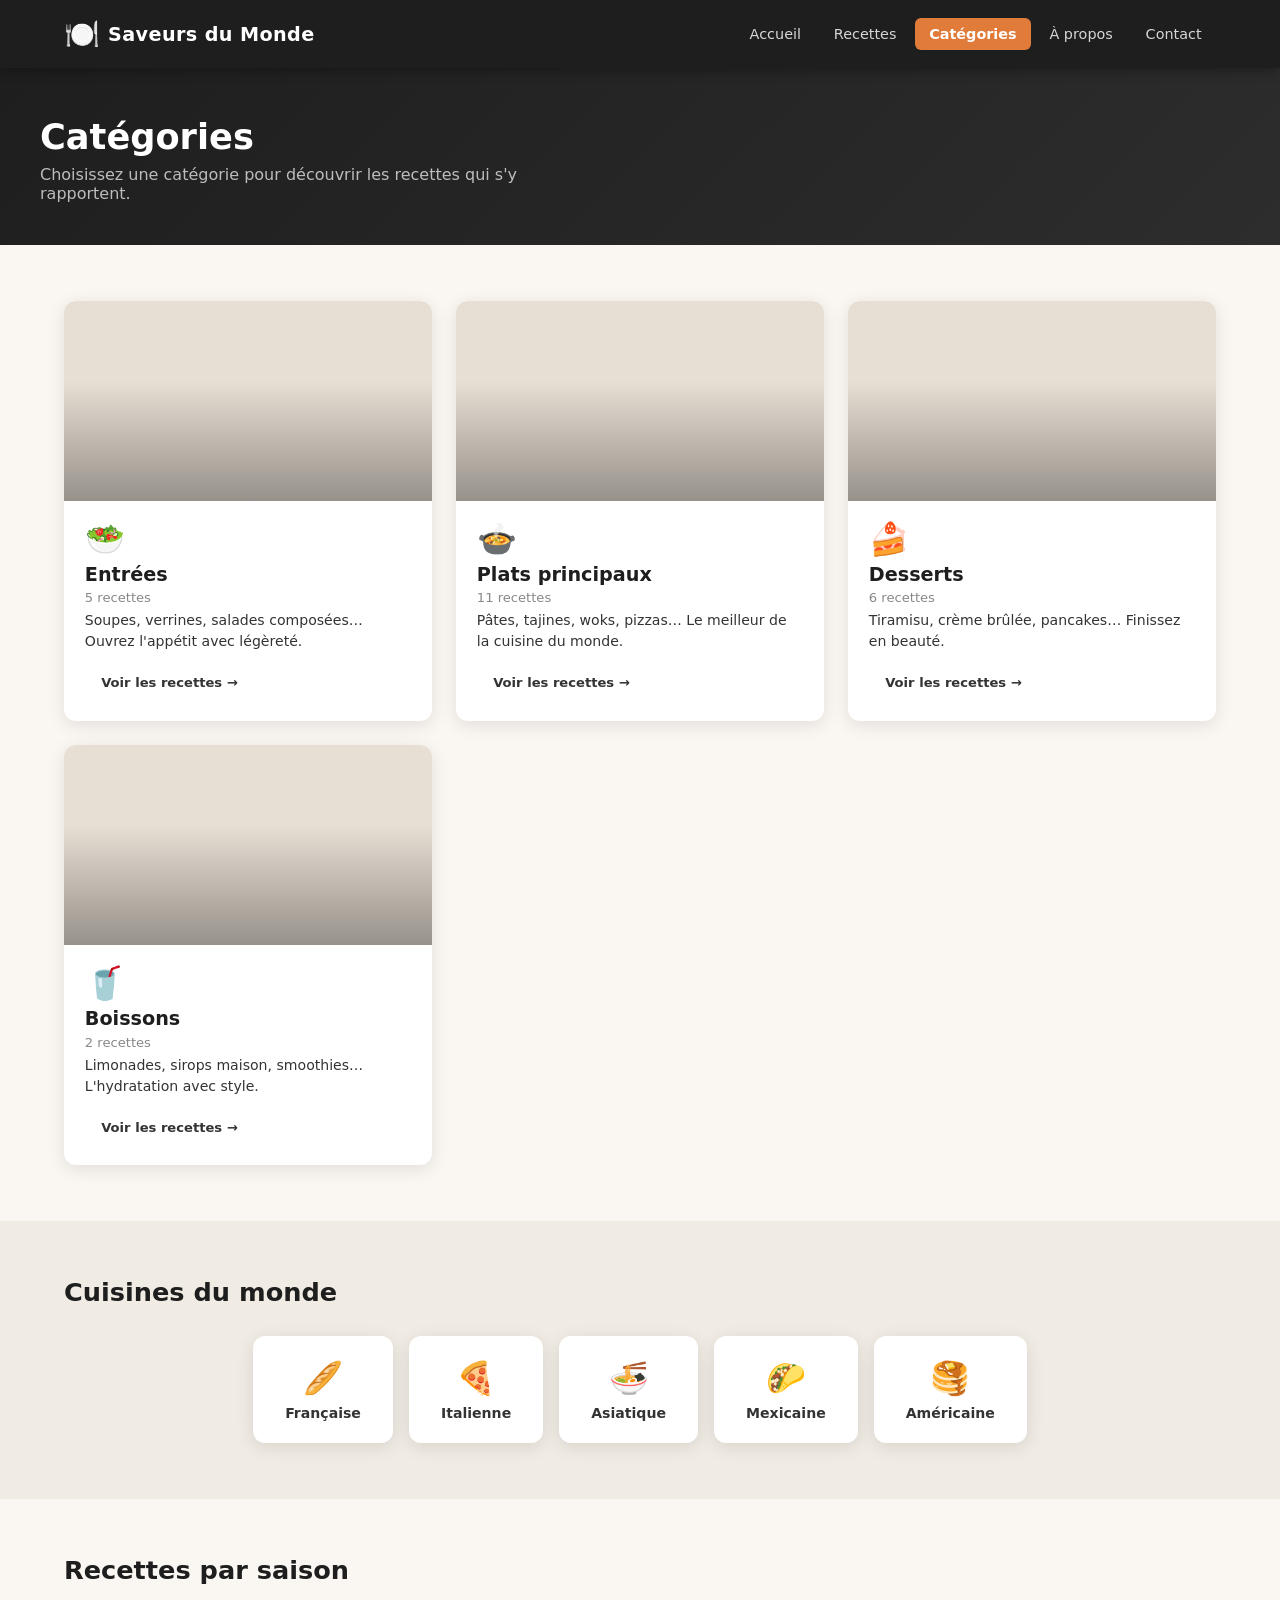
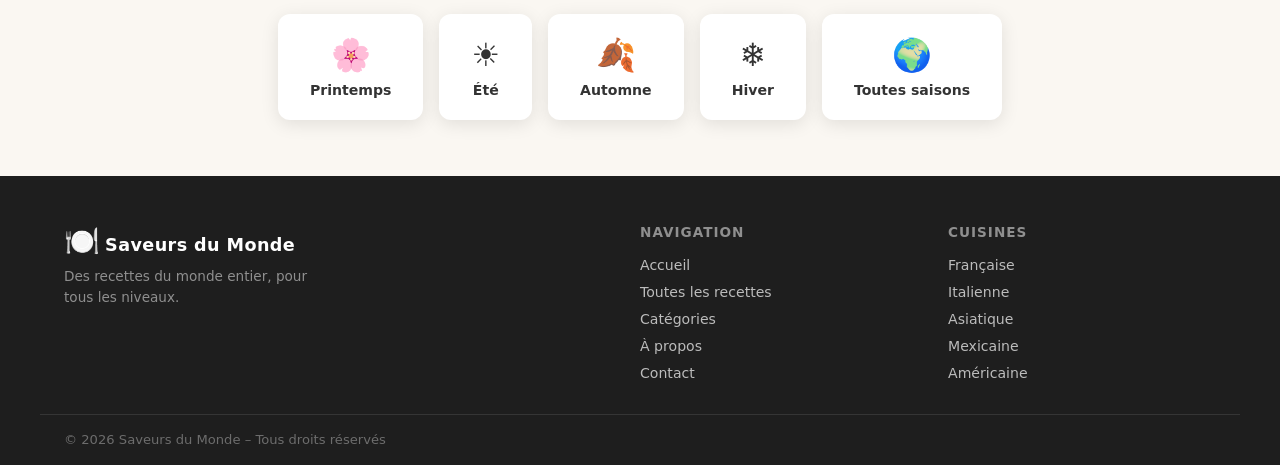
<file: pages/categories.html>
<!DOCTYPE html>
<html lang="fr">
<head>
  <meta charset="UTF-8" />
  <meta name="viewport" content="width=device-width, initial-scale=1.0" />
  <title>Categories de recettes | Saveurs du Monde</title>
  <meta name="description" content="Parcourez les categories de recettes par type de plat, cuisine du monde et saison pour trouver votre prochaine idee." />
  <meta name="robots" content="index, follow" />
  <link rel="canonical" href="https://saveursdumonde.leofranz.fr/pages/categories.html" />
  <meta property="og:type" content="website" />
  <meta property="og:locale" content="fr_FR" />
  <meta property="og:site_name" content="Saveurs du Monde" />
  <meta property="og:title" content="Categories de recettes | Saveurs du Monde" />
  <meta property="og:description" content="Explorez les recettes par categorie, cuisine et saison." />
  <meta property="og:url" content="https://saveursdumonde.leofranz.fr/pages/categories.html" />
  <meta name="twitter:card" content="summary" />
  <link rel="alternate" type="application/ld+json" href="../schema.json" />
  <link rel="stylesheet" href="../css/style.css" />
</head>
<body>

  <div id="siteHeader"></div>

  <!-- ===== EN-TÊTE DE PAGE ===== -->
  <div class="page-hero">
    <div class="page-hero-inner">
      <h1>Catégories</h1>
      <p>Choisissez une catégorie pour découvrir les recettes qui s'y rapportent.</p>
    </div>
  </div>

  <!-- ===== GRILLE DES CATÉGORIES ===== -->
  <main class="section">
    <div class="section-inner">
      <div class="cat-grid-full">

        <a href="recettes.html?categorie=Entrée" class="cat-card-full">
          <div class="cat-card-img lazy-bg" data-bg="https://images.unsplash.com/photo-1512621776951-a57141f2eefd?w=260&q=35" data-bg-hd="https://images.unsplash.com/photo-1512621776951-a57141f2eefd?w=1200&q=80">
            <div class="cat-card-overlay"></div>
          </div>
          <div class="cat-card-body">
            <div class="cat-card-icon">🥗</div>
            <h2>Entrées</h2>
            <p>5 recettes</p>
            <p class="cat-card-desc">Soupes, verrines, salades composées… Ouvrez l'appétit avec légèreté.</p>
            <span class="btn btn-sm">Voir les recettes →</span>
          </div>
        </a>

        <a href="recettes.html?categorie=Plat principal" class="cat-card-full">
          <div class="cat-card-img lazy-bg" data-bg="https://images.unsplash.com/photo-1547592180-85f173990554?w=260&q=35" data-bg-hd="https://images.unsplash.com/photo-1547592180-85f173990554?w=1200&q=80">
            <div class="cat-card-overlay"></div>
          </div>
          <div class="cat-card-body">
            <div class="cat-card-icon">🍲</div>
            <h2>Plats principaux</h2>
            <p>11 recettes</p>
            <p class="cat-card-desc">Pâtes, tajines, woks, pizzas… Le meilleur de la cuisine du monde.</p>
            <span class="btn btn-sm">Voir les recettes →</span>
          </div>
        </a>

        <a href="recettes.html?categorie=Dessert" class="cat-card-full">
          <div class="cat-card-img lazy-bg" data-bg="https://images.unsplash.com/photo-1488477181946-6428a0291777?w=260&q=35" data-bg-hd="https://images.unsplash.com/photo-1488477181946-6428a0291777?w=1200&q=80">
            <div class="cat-card-overlay"></div>
          </div>
          <div class="cat-card-body">
            <div class="cat-card-icon">🍰</div>
            <h2>Desserts</h2>
            <p>6 recettes</p>
            <p class="cat-card-desc">Tiramisu, crème brûlée, pancakes… Finissez en beauté.</p>
            <span class="btn btn-sm">Voir les recettes →</span>
          </div>
        </a>

        <a href="recettes.html?categorie=Boisson" class="cat-card-full">
          <div class="cat-card-img lazy-bg" data-bg="https://images.unsplash.com/photo-1621263764928-df1444c5e859?w=260&q=35" data-bg-hd="https://images.unsplash.com/photo-1621263764928-df1444c5e859?w=1200&q=80">
            <div class="cat-card-overlay"></div>
          </div>
          <div class="cat-card-body">
            <div class="cat-card-icon">🥤</div>
            <h2>Boissons</h2>
            <p>2 recettes</p>
            <p class="cat-card-desc">Limonades, sirops maison, smoothies… L'hydratation avec style.</p>
            <span class="btn btn-sm">Voir les recettes →</span>
          </div>
        </a>

      </div>
    </div>
  </main>

  <!-- ===== SECTION CUISINES ===== -->
  <section class="section section-alt">
    <div class="section-inner">
      <div class="section-header">
        <h2>Cuisines du monde</h2>
      </div>
      <div class="cuisine-grid">
        <a href="recettes.html?cuisine=Française"   class="cuisine-card">🥖<span>Française</span></a>
        <a href="recettes.html?cuisine=Italienne"   class="cuisine-card">🍕<span>Italienne</span></a>
        <a href="recettes.html?cuisine=Asiatique"   class="cuisine-card">🍜<span>Asiatique</span></a>
        <a href="recettes.html?cuisine=Mexicaine"   class="cuisine-card">🌮<span>Mexicaine</span></a>
        <a href="recettes.html?cuisine=Américaine"  class="cuisine-card">🥞<span>Américaine</span></a>
      </div>
    </div>
  </section>

  <!-- ===== SECTION SAISONS ===== -->
  <section class="section">
    <div class="section-inner">
      <div class="section-header">
        <h2>Recettes par saison</h2>
      </div>
      <div class="cuisine-grid">
        <a href="recettes.html?saison=Printemps" class="cuisine-card">🌸<span>Printemps</span></a>
        <a href="recettes.html?saison=Été"       class="cuisine-card">☀️<span>Été</span></a>
        <a href="recettes.html?saison=Automne"    class="cuisine-card">🍂<span>Automne</span></a>
        <a href="recettes.html?saison=Hiver"      class="cuisine-card">❄️<span>Hiver</span></a>
        <a href="recettes.html?saison=Toutes saisons" class="cuisine-card">🌍<span>Toutes saisons</span></a>
      </div>
    </div>
  </section>

  <div id="siteFooter"></div>

  <script src="../js/components.js" defer></script>
  <script>
    document.addEventListener('DOMContentLoaded', () => {
      renderNav('categories', '../');
      renderFooter('../');
    }, { once: true });
  </script>
</body>
</html>
</file>
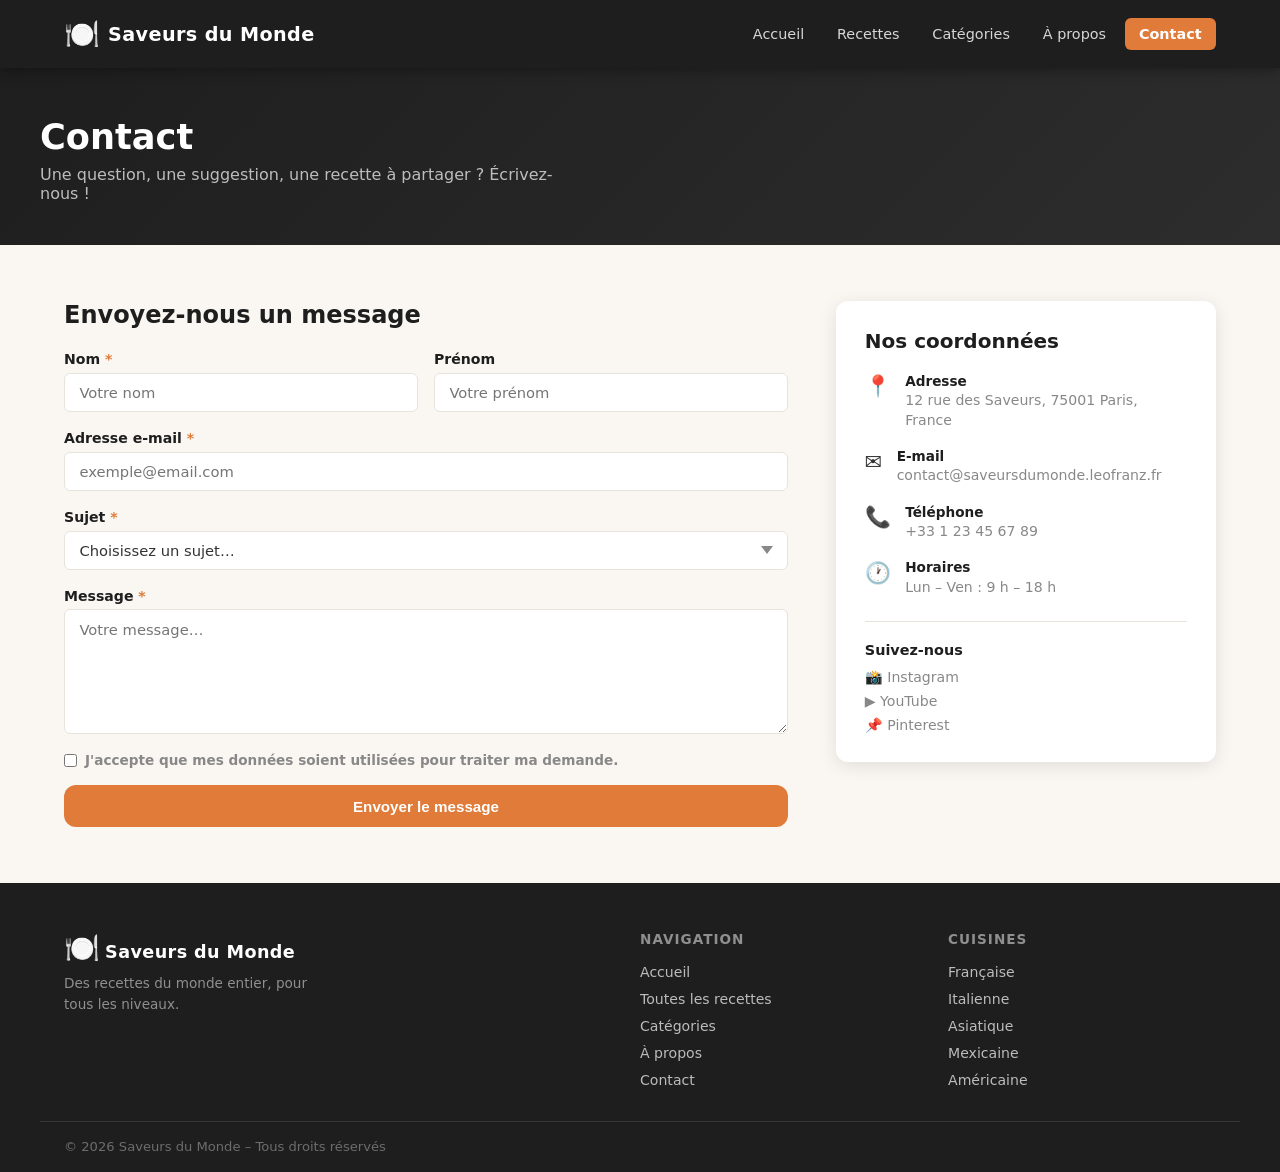
<file: pages/contact.html>
<!DOCTYPE html>
<html lang="fr">
<head>
  <meta charset="UTF-8" />
  <meta name="viewport" content="width=device-width, initial-scale=1.0" />
  <title>Contact | Saveurs du Monde</title>
  <meta name="description" content="Contactez Saveurs du Monde pour partager une recette, poser une question ou proposer un partenariat culinaire." />
  <meta name="robots" content="index, follow" />
  <link rel="canonical" href="https://saveursdumonde.leofranz.fr/pages/contact.html" />
  <meta property="og:type" content="website" />
  <meta property="og:locale" content="fr_FR" />
  <meta property="og:site_name" content="Saveurs du Monde" />
  <meta property="og:title" content="Contact | Saveurs du Monde" />
  <meta property="og:description" content="Ecrivez-nous pour toute suggestion, question ou idee de recette." />
  <meta property="og:url" content="https://saveursdumonde.leofranz.fr/pages/contact.html" />
  <meta name="twitter:card" content="summary" />
  <link rel="alternate" type="application/ld+json" href="../schema.json" />
  <link rel="stylesheet" href="../css/style.css" />
</head>
<body>

  <div id="siteHeader"></div>

  <!-- ===== EN-TÊTE DE PAGE ===== -->
  <div class="page-hero">
    <div class="page-hero-inner">
      <h1>Contact</h1>
      <p>Une question, une suggestion, une recette à partager ? Écrivez-nous !</p>
    </div>
  </div>

  <main class="section">
    <div class="section-inner contact-layout">

      <!-- ===== FORMULAIRE ===== -->
      <div class="contact-form-wrap">
        <h2>Envoyez-nous un message</h2>

        <form id="contactForm" class="contact-form" novalidate>
          <div class="form-row">
            <div class="form-group">
              <label for="nom">Nom <span class="required">*</span></label>
              <input type="text" id="nom" name="nom" placeholder="Votre nom" required />
              <span class="form-error" id="nomError"></span>
            </div>
            <div class="form-group">
              <label for="prenom">Prénom</label>
              <input type="text" id="prenom" name="prenom" placeholder="Votre prénom" />
            </div>
          </div>

          <div class="form-group">
            <label for="email">Adresse e-mail <span class="required">*</span></label>
            <input type="email" id="email" name="email" placeholder="exemple@email.com" required />
            <span class="form-error" id="emailError"></span>
          </div>

          <div class="form-group">
            <label for="sujet">Sujet <span class="required">*</span></label>
            <select id="sujet" name="sujet" required>
              <option value="" disabled selected>Choisissez un sujet…</option>
              <option value="suggestion">Suggestion de recette</option>
              <option value="question">Question sur une recette</option>
              <option value="partenariat">Proposition de partenariat</option>
              <option value="erreur">Signalement d'erreur</option>
              <option value="autre">Autre</option>
            </select>
            <span class="form-error" id="sujetError"></span>
          </div>

          <div class="form-group">
            <label for="message">Message <span class="required">*</span></label>
            <textarea id="message" name="message" rows="6" placeholder="Votre message…" required></textarea>
            <span class="form-error" id="messageError"></span>
          </div>

          <div class="form-group form-check">
            <label class="checkbox-label">
              <input type="checkbox" id="rgpd" name="rgpd" required />
              J'accepte que mes données soient utilisées pour traiter ma demande.
            </label>
            <span class="form-error" id="rgpdError"></span>
          </div>

          <button type="submit" class="btn btn-primary btn-full">Envoyer le message</button>
        </form>

        <!-- Message de succès -->
        <div id="formSuccess" class="form-success hidden">
          <span class="success-icon">✅</span>
          <h3>Message envoyé !</h3>
          <p>Merci pour votre message. Nous vous répondrons dans les plus brefs délais.</p>
          <p><em>Note : Ceci est une simulation. Aucun message n'a été réellement envoyé.</em></p>
          <button class="btn btn-outline" id="newMessage">Envoyer un autre message</button>
        </div>
      </div>

      <!-- ===== INFOS DE CONTACT ===== -->
      <aside class="contact-info">
        <h2>Nos coordonnées</h2>

        <ul class="contact-list">
          <li>
            <span class="contact-icon">📍</span>
            <div>
              <strong>Adresse</strong>
              <p>12 rue des Saveurs, 75001 Paris, France</p>
            </div>
          </li>
          <li>
            <span class="contact-icon">✉️</span>
            <div>
              <strong>E-mail</strong>
              <p><a href="mailto:contact@saveursdumonde.leofranz.fr">contact@saveursdumonde.leofranz.fr</a></p>
            </div>
          </li>
          <li>
            <span class="contact-icon">📞</span>
            <div>
              <strong>Téléphone</strong>
              <p>+33 1 23 45 67 89</p>
            </div>
          </li>
          <li>
            <span class="contact-icon">🕐</span>
            <div>
              <strong>Horaires</strong>
              <p>Lun – Ven : 9 h – 18 h</p>
            </div>
          </li>
        </ul>

        <div class="contact-social">
          <h3>Suivez-nous</h3>
          <div class="social-links">
            <a href="#" aria-label="Instagram">📸 Instagram</a>
            <a href="#" aria-label="YouTube">▶️ YouTube</a>
            <a href="#" aria-label="Pinterest">📌 Pinterest</a>
          </div>
        </div>
      </aside>

    </div>
  </main>

  <div id="siteFooter"></div>

  <script src="../js/components.js" defer></script>
  <script>
    document.addEventListener('DOMContentLoaded', () => {
      renderNav('contact', '../');
      renderFooter('../');

      // ===== VALIDATION DU FORMULAIRE =====
      const form = document.getElementById('contactForm');
      const successDiv = document.getElementById('formSuccess');

      function showError(id, msg) {
        const el = document.getElementById(id + 'Error');
        if (el) { el.textContent = msg; el.classList.toggle('visible', !!msg); }
        const field = document.getElementById(id);
        if (field) field.classList.toggle('invalid', !!msg);
      }

      async function validateEmail(email) {
        const emailReg = /^[a-zA-Z0-9._-]+@[a-zA-Z0-9.-]+\.[a-zA-Z]{2,}$/;
        if (!emailReg.test(email)) return false;

        const [localPart, domain] = email.split('@');

        if (localPart.includes('+')) return false;
        if (localPart.length < 2 || localPart.length > 64) return false;
        if (localPart.startsWith('.') || localPart.endsWith('.')) return false;
        if (localPart.includes('..')) return false;

        const disposableDomains = ['tempmail.com', 'guerrillamail.com', 'mailinator.com', '10minutemail.com', 'throwaway.email'];
        if (disposableDomains.includes(domain)) return false;

        try {
          const response = await fetch(`https://dns.google/resolve?name=${domain}&type=MX`);
          const data = await response.json();
          return data.Status === 0 && data.Answer && data.Answer.length > 0;
        } catch {
          return true;
        }
      }

      async function validateForm() {
        let valid = true;

        const nom = document.getElementById('nom');
        if (!nom.value.trim()) {
          showError('nom', 'Le nom est requis.'); valid = false;
        } else { showError('nom', ''); }

        const email = document.getElementById('email');
        if (!email.value.trim()) {
          showError('email', 'L\'adresse e-mail est requise.'); valid = false;
        } else if (!(await validateEmail(email.value))) {
          showError('email', 'Cette adresse e-mail semble invalide ou le domaine n\'existe pas.'); valid = false;
        } else { showError('email', ''); }

        const sujet = document.getElementById('sujet');
        if (!sujet.value) {
          showError('sujet', 'Veuillez choisir un sujet.'); valid = false;
        } else { showError('sujet', ''); }

        const message = document.getElementById('message');
        if (!message.value.trim() || message.value.trim().length < 10) {
          showError('message', 'Le message doit contenir au moins 10 caractères.'); valid = false;
        } else { showError('message', ''); }

        const rgpd = document.getElementById('rgpd');
        if (!rgpd.checked) {
          showError('rgpd', 'Veuillez accepter la politique de confidentialité.'); valid = false;
        } else { showError('rgpd', ''); }

        return valid;
      }

      form.addEventListener('submit', async e => {
        e.preventDefault();
        if (!(await validateForm())) return;

        form.classList.add('hidden');
        successDiv.classList.remove('hidden');
      });

      document.getElementById('newMessage').addEventListener('click', () => {
        form.reset();
        form.classList.remove('hidden');
        successDiv.classList.add('hidden');
      });
    }, { once: true });
  </script>
</body>
</html>
</file>
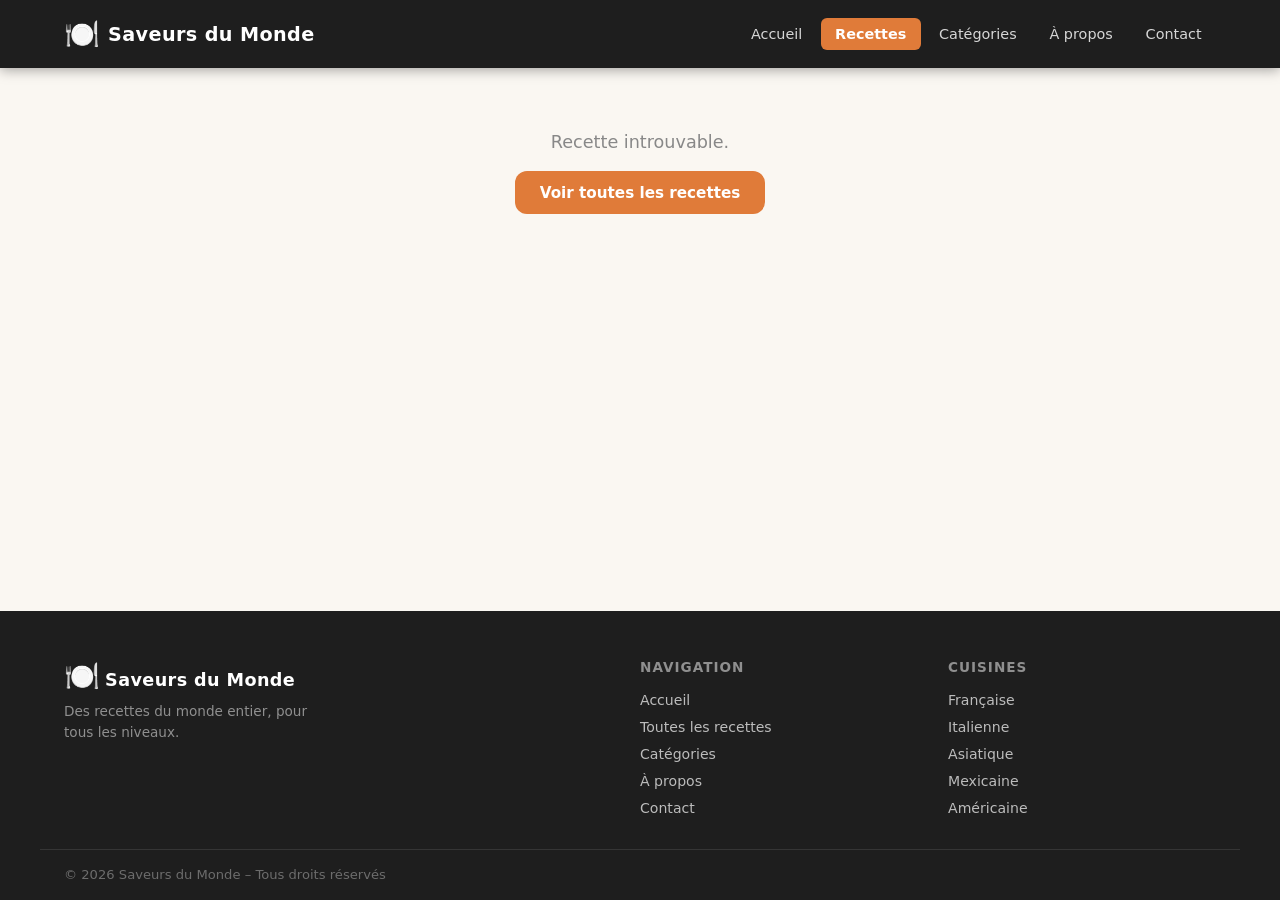
<file: pages/recette.html>
<!DOCTYPE html>
<html lang="fr">
<head>
  <meta charset="UTF-8" />
  <meta name="viewport" content="width=device-width, initial-scale=1.0" />
  <title>Recette | Saveurs du Monde</title>
  <meta id="seoDescription" name="description" content="Consultez une recette detaillee avec ingredients, etapes, temps de preparation et portions." />
  <meta name="robots" content="index, follow" />
  <link id="canonicalLink" rel="canonical" href="https://saveursdumonde.leofranz.fr/pages/recette.html" />
  <meta property="og:type" content="article" />
  <meta property="og:locale" content="fr_FR" />
  <meta property="og:site_name" content="Saveurs du Monde" />
  <meta id="ogTitle" property="og:title" content="Recette | Saveurs du Monde" />
  <meta id="ogDescription" property="og:description" content="Suivez les etapes d'une recette du monde avec ingredients et conseils." />
  <meta id="ogUrl" property="og:url" content="https://saveursdumonde.leofranz.fr/pages/recette.html" />
  <meta id="ogImage" property="og:image" content="https://images.unsplash.com/photo-1572453800999-e8d2d1589b7c?w=1200&q=80" />
  <meta name="twitter:card" content="summary_large_image" />
  <link rel="preconnect" href="https://fonts.googleapis.com" />
  <link rel="preconnect" href="https://fonts.gstatic.com" crossorigin />
  <link href="https://fonts.googleapis.com/css2?family=Inter:wght@400;500;600;700;800&display=swap" rel="stylesheet" />
  <link rel="stylesheet" href="../css/style.css" />
</head>
<body>

  <div id="siteHeader"></div>

  <main id="recetteDetail" class="recette-detail-page">
    <!-- Contenu injecté par JavaScript -->
    <div class="rd-loading">Chargement de la recette…</div>
  </main>

  <div id="siteFooter"></div>

  <script src="../js/components.js" defer></script>
  <script src="../js/script.js" defer></script>
  <script>
    function initRecettePage() {
      renderNav('recettes', '../');
      renderFooter('../');

      const RECIPE_SEO_BASE_URL = 'https://saveursdumonde.leofranz.fr';
      function upsertJsonLd(id, data) {
        let node = document.getElementById(id);
        if (!node) {
          node = document.createElement('script');
          node.type = 'application/ld+json';
          node.id = id;
          document.head.appendChild(node);
        }
        node.textContent = JSON.stringify(data);
      }

    /* ── Retrait physique du header/footer site pendant l'impression ──
       display:none ne suffit pas : Chromium les inclut quand même
       dans le calcul de hauteur, générant une page vide. */
    (function () {
      const siteHeader = document.getElementById('siteHeader');
      const siteFooter = document.getElementById('siteFooter');
      let headerPlaceholder, footerPlaceholder;

      window.addEventListener('beforeprint', function () {
        headerPlaceholder = document.createComment('siteHeader-removed');
        footerPlaceholder = document.createComment('siteFooter-removed');
        siteHeader.replaceWith(headerPlaceholder);
        siteFooter.replaceWith(footerPlaceholder);
      });

      window.addEventListener('afterprint', function () {
        if (headerPlaceholder) headerPlaceholder.replaceWith(siteHeader);
        if (footerPlaceholder) footerPlaceholder.replaceWith(siteFooter);
      });
    })();

    /* ── Lecture du paramètre ?id= ── */
    const params  = new URLSearchParams(window.location.search);
    const recipeId = parseInt(params.get('id'), 10);
    const recipe   = (typeof RECIPES !== 'undefined') ? RECIPES.find(r => r.id === recipeId) : null;

    const main = document.getElementById('recetteDetail');

    if (!recipe) {
      main.innerHTML = `
        <div class="rd-not-found">
          <p>Recette introuvable.</p>
          <a href="recettes.html" class="btn btn-primary">Voir toutes les recettes</a>
        </div>`;
      document.title = 'Recette introuvable – Saveurs du Monde';
      const robotsMeta = document.querySelector('meta[name="robots"]');
      if (robotsMeta) robotsMeta.setAttribute('content', 'noindex, follow');
    } else {
      document.title = `${recipe.titre} – Saveurs du Monde`;

      const recipeUrl = `${RECIPE_SEO_BASE_URL}/pages/recette.html?id=${recipe.id}`;
      const description = `${recipe.titre}: recette ${recipe.categorie.toLowerCase()} de cuisine ${recipe.cuisine.toLowerCase()}, prete en ${recipe.temps} minutes pour ${recipe.portions} personne${recipe.portions > 1 ? 's' : ''}.`;

      const canonical = document.getElementById('canonicalLink');
      if (canonical) canonical.setAttribute('href', recipeUrl);

      const seoDescription = document.getElementById('seoDescription');
      if (seoDescription) seoDescription.setAttribute('content', description);

      const ogTitle = document.getElementById('ogTitle');
      if (ogTitle) ogTitle.setAttribute('content', document.title);

      const ogDescription = document.getElementById('ogDescription');
      if (ogDescription) ogDescription.setAttribute('content', description);

      const ogUrl = document.getElementById('ogUrl');
      if (ogUrl) ogUrl.setAttribute('content', recipeUrl);

      const ogImage = document.getElementById('ogImage');
      if (ogImage) ogImage.setAttribute('content', recipe.image);

      upsertJsonLd('recipeJsonLd', {
        '@context': 'https://schema.org',
        '@type': 'Recipe',
        'name': recipe.titre,
        'image': [recipe.image],
        'description': description,
        'recipeCategory': recipe.categorie,
        'recipeCuisine': recipe.cuisine,
        'keywords': `${recipe.cuisine}, ${recipe.categorie}, ${recipe.difficulte}`,
        'recipeYield': `${recipe.portions} portions`,
        'prepTime': `PT${recipe.temps}M`,
        'totalTime': `PT${recipe.temps}M`,
        'recipeIngredient': recipe.ingredients,
        'recipeInstructions': recipe.etapes.map(step => ({
          '@type': 'HowToStep',
          'text': step
        })),
        'author': {
          '@type': 'Organization',
          'name': 'Saveurs du Monde'
        },
        'mainEntityOfPage': recipeUrl
      });

      /* Difficultés → classe CSS */
      const diffClass = { 'Facile': 'Facile', 'Moyen': 'Moyen', 'Difficile': 'Difficile' };
      const saisonClass = { 'Printemps': 'saison-printemps', 'Été': 'saison-ete', 'Automne': 'saison-automne', 'Hiver': 'saison-hiver', 'Toutes saisons': 'saison-toutes' };

      /* Formatage du temps */
      function fmt(min) {
        if (min < 60) return `${min} min`;
        const h = Math.floor(min / 60), m = min % 60;
        return m ? `${h}h${String(m).padStart(2,'0')}` : `${h}h`;
      }

      /* Extraction de la quantité numérique en début d'ingrédient */
      function parseIngParts(ing) {
        const str = ing
          .replace(/½/g, '0.5').replace(/¼/g, '0.25')
          .replace(/¾/g, '0.75').replace(/⅓/g, '0.333').replace(/⅔/g, '0.667');
        const m = str.match(/^(\d+(?:[.,]\d+)?)\s+(.+)/);
        if (!m) return null;
        return { qty: parseFloat(m[1].replace(',', '.')), rest: m[2] };
      }

      /* Formatage d'une quantité scalée */
      function formatQty(n) {
        if (n === Math.floor(n)) return String(Math.floor(n));
        const r = Math.round(n * 10) / 10;
        return r % 1 === 0 ? String(r) : r.toFixed(1).replace('.', ',');
      }

      function getYouTubeVideoId(url) {
        const match = url.match(/\/embed\/([^?&"']+)/);
        return match ? match[1] : null;
      }

      /* ── Bloc vidéo ── */
      const videoId = recipe.video ? getYouTubeVideoId(recipe.video) : null;
      const videoBlock = recipe.video && videoId ? `
        <section class="rd-section rd-video-section">
          <h2 class="rd-section-title">🎬 Vidéo de la recette</h2>
          <div class="rd-video-wrapper">
            <button
              type="button"
              class="rd-video-placeholder"
              data-video-src="${recipe.video}?rel=0&modestbranding=1"
              aria-label="Lire la vidéo de ${recipe.titre}"
            >
              <img
                src="https://i.ytimg.com/vi/${videoId}/hqdefault.jpg"
                alt="Aperçu vidéo : ${recipe.titre}"
                loading="lazy"
                decoding="async"
              />
              <span class="rd-video-placeholder-overlay"></span>
              <span class="rd-video-play">▶</span>
              <span class="rd-video-label">Lire la vidéo</span>
            </button>
          </div>
        </section>` : '';

      /* ── Rendu complet ── */
      main.innerHTML = `
        <!-- Hero -->
        <div class="rd-hero lazy-bg" data-bg="${recipe.image}">
          <div class="rd-hero-overlay">
            <div class="rd-hero-inner">
              <a href="recettes.html" class="rd-back">← Toutes les recettes</a>
              <div class="rd-tags">
                <span class="tag tag-categorie">${recipe.categorie}</span>
                <span class="tag tag-cuisine">${recipe.cuisine}</span>
                <span class="tag tag-difficulte ${diffClass[recipe.difficulte] || ''}">${recipe.difficulte}</span>
                <span class="tag tag-saison ${saisonClass[recipe.saison] || ''}">${recipe.saison}</span>
              </div>
              <h1 class="rd-title">${recipe.titre}</h1>
              <div class="rd-meta">
                <span>⏱ ${fmt(recipe.temps)}</span>
                <span id="rdMetaPortions">👤 ${recipe.portions} personne${recipe.portions > 1 ? 's' : ''}</span>
              </div>
            </div>
          </div>
        </div>

        <!-- Contenu principal -->
        <div class="rd-content">

          <!-- Colonne principale -->
          <div class="rd-main-col">

            ${videoBlock}

            ${recipe.allergenes && recipe.allergenes.length > 0 ? `
            <div class="rd-allergenes-warning">
              <div class="rd-allergenes-icon">⚠️</div>
              <div class="rd-allergenes-body">
                <strong>Allergènes présents</strong>
                <p>${recipe.allergenes.join(', ')}</p>
              </div>
            </div>` : ''}

            <section class="rd-section">
              <h2 class="rd-section-title">📋 Ingrédients</h2>
              <p class="rd-ing-note">Les coûts s'ajustent selon le nombre de personnes.</p>
              <ul class="rd-ingredients">
                ${(() => {
                  return recipe.ingredients.map((ing, i) => {
                    const prix = recipe.prixIngredients && recipe.prixIngredients[i] != null
                      ? recipe.prixIngredients[i] : null;
                    const parts = parseIngParts(ing);
                    const dataAttrs = parts
                      ? ` data-qty="${parts.qty}" data-rest="${parts.rest.replace(/"/g, '&quot;')}"`
                      : '';
                    return `<li>
                      <span class="ing-nom"${dataAttrs}>${ing}</span>
                      ${prix !== null && prix > 0
                        ? `<span class="ing-prix" data-base="${prix}">-</span>`
                        : `<span class="ing-prix ing-inclus">inclus</span>`}
                    </li>`;
                  }).join('');
                })()}
              </ul>
              <div class="rd-ing-total">
                <span>Total ingrédients</span>
                <span id="ingTotal">-</span>
              </div>
            </section>

            <section class="rd-section">
              <h2 class="rd-section-title">👨‍🍳 Préparation</h2>
              <ol class="rd-steps">
                ${(() => {
                  return recipe.etapes.map(s =>
                    `<li><span class="rd-step-text">${s}</span></li>`
                  ).join('');
                })()}
              </ol>
            </section>

          </div>

          <!-- Sidebar récapitulatif -->
          <aside class="rd-sidebar">
            <div class="rd-info-card">
              <h3>Infos rapides</h3>
              <dl>
                <dt>Catégorie</dt><dd>${recipe.categorie}</dd>
                <dt>Cuisine</dt><dd>${recipe.cuisine}</dd>
                <dt>Difficulté</dt><dd>${recipe.difficulte}</dd>
                <dt>Saison</dt><dd>${recipe.saison}</dd>
                <dt>Temps total</dt><dd>${fmt(recipe.temps)}</dd>
                <dt>Portions</dt><dd>${recipe.portions} personnes</dd>
              </dl>
            </div>

            <!-- Simulateur de prix -->
            <div class="rd-prix-card" id="prixSimulateur">
              <h3>💶 Simulateur de coût</h3>
              <p class="rd-prix-note">Estimation indicative des ingrédients bruts.</p>
              <div class="rd-prix-control">
                <label for="nbPersonnes">Nombre de personnes</label>
                <div class="rd-prix-stepper">
                  <button type="button" id="btnMoins" aria-label="Diminuer">−</button>
                  <input type="number" id="nbPersonnes" min="1" max="50" value="${recipe.portions}" />
                  <button type="button" id="btnPlus" aria-label="Augmenter">+</button>
                </div>
                <input type="range" id="nbPersonnesSlider" min="1" max="50"
                       value="${recipe.portions}" aria-label="Curseur nombre de personnes" />
              </div>
              <div class="rd-prix-result">
                <div class="rd-prix-total">
                  <span class="rd-prix-label">Coût total estimé</span>
                  <span class="rd-prix-amount" id="prixTotal">-</span>
                </div>
                <div class="rd-prix-pp">
                  <span class="rd-prix-label">Par personne</span>
                  <span class="rd-prix-amount-sm" id="prixPP">-</span>
                </div>
                <div class="rd-prix-budget" id="prixBudget"></div>
              </div>
            </div>

            <a href="recettes.html" class="btn btn-outline rd-btn-back">← Toutes les recettes</a>
            <button onclick="window.print()" class="btn rd-btn-pdf" aria-label="Exporter en PDF">
              🖨️ Exporter en PDF
            </button>
          </aside>

        </div>
      `;

      if (typeof window.initLazyBackgrounds === 'function') {
        window.initLazyBackgrounds(main);
      }

      document.querySelectorAll('.rd-video-placeholder[data-video-src]').forEach(button => {
        button.addEventListener('click', () => {
          const src = button.dataset.videoSrc;
          if (!src) return;

          const iframe = document.createElement('iframe');
          iframe.src = src;
          iframe.title = button.getAttribute('aria-label') || 'Vidéo de recette';
          iframe.loading = 'lazy';
          iframe.referrerPolicy = 'strict-origin-when-cross-origin';
          iframe.allowFullscreen = true;

          button.replaceWith(iframe);
        }, { once: true });
      });

      /* ── Simulateur de prix ── */
      (function () {
        const basePortions = recipe.portions;
        const prixIng      = recipe.prixIngredients || [];
        const nbInput      = document.getElementById('nbPersonnes');
        const slider       = document.getElementById('nbPersonnesSlider');
        const totalEl      = document.getElementById('prixTotal');
        const ppEl         = document.getElementById('prixPP');
        const budgetEl     = document.getElementById('prixBudget');
        const ingTotalEl   = document.getElementById('ingTotal');
        const ingPrixEls   = document.querySelectorAll('.ing-prix[data-base]');

        if (!nbInput || prixIng.length === 0) {
          /* Pas de simulateur de prix, mais on scale quand même les quantités à l'impression */
          function updateQtyOnly() {
            const n = nbInput ? Math.max(1, Math.min(50, parseInt(nbInput.value, 10) || 1)) : recipe.portions;
            const ratio = n / recipe.portions;
            document.querySelectorAll('.ing-nom[data-qty]').forEach(el => {
              const baseQty = parseFloat(el.dataset.qty);
              el.textContent = formatQty(baseQty * ratio) + '\u00a0' + el.dataset.rest;
            });
          }
          window.addEventListener('beforeprint', updateQtyOnly);
          return;
        }

        const baseTotal = prixIng.reduce((s, p) => s + p, 0);

        function fmt2(n) { return n.toFixed(2).replace('.', ',') + ' €'; }

        function budgetInfo(pp) {
          if (pp < 2.50) return { label: 'Économique',   cls: 'budget-eco' };
          if (pp < 5.00) return { label: 'Raisonnable',  cls: 'budget-mid' };
          return               { label: 'Gastronomique', cls: 'budget-haut' };
        }

        function update() {
          const n      = Math.max(1, Math.min(50, parseInt(nbInput.value, 10) || 1));
          const ratio  = n / basePortions;
          const total  = baseTotal * ratio;
          const pp     = total / n;
          const info   = budgetInfo(pp);

          /* Mise à jour des quantités de chaque ingrédient */
          document.querySelectorAll('.ing-nom[data-qty]').forEach(el => {
            const baseQty = parseFloat(el.dataset.qty);
            el.textContent = formatQty(baseQty * ratio) + '\u00a0' + el.dataset.rest;
          });

          /* Mise à jour du prix de chaque ligne d'ingrédient */
          ingPrixEls.forEach(el => {
            const base = parseFloat(el.dataset.base);
            el.textContent = fmt2(base * ratio);
          });

          /* Totaux dans la section ingrédients */
          if (ingTotalEl) ingTotalEl.textContent = fmt2(total);

          /* Simulateur sidebar */
          totalEl.textContent = fmt2(total);
          ppEl.textContent    = fmt2(pp);
          budgetEl.className  = 'rd-prix-budget ' + info.cls;
          budgetEl.textContent = info.label;

          /* Mise à jour du nombre de personnes dans le hero */
          const rdMetaPortions = document.getElementById('rdMetaPortions');
          if (rdMetaPortions) rdMetaPortions.textContent = `👤 ${n} personne${n > 1 ? 's' : ''}`;

          slider.value = n;

          /* État des boutons stepper */
          btnMoins.disabled = (n <= 1);
          btnPlus.disabled  = (n >= 50);
        }

        const btnMoins = document.getElementById('btnMoins');
        const btnPlus  = document.getElementById('btnPlus');

        nbInput.addEventListener('input', update);
        slider.addEventListener('input', () => { nbInput.value = slider.value; update(); });
        btnMoins.addEventListener('click', () => {
          nbInput.value = Math.max(1, (parseInt(nbInput.value, 10) || 1) - 1); update();
        });
        btnPlus.addEventListener('click', () => {
          nbInput.value = Math.min(50, (parseInt(nbInput.value, 10) || 1) + 1); update();
        });

        /* ── Impression : injection du header/footer brandés dans <main> ── */
        (function () {
          const mainEl = document.getElementById('recetteDetail');

          const headerHTML = `
            <div id="printHeader" aria-hidden="true">
              <div class="ph-bar"></div>
              <div class="ph-inner">
                <div class="ph-logo">
                  <span class="ph-logo-icon">🍽️</span>
                  <span class="ph-logo-text">Saveurs du Monde</span>
                </div>
                <span class="ph-tagline">Des recettes du monde entier, pour tous les niveaux.</span>
              </div>
            </div>`;

          const footerHTML = `
            <div id="printFooter" aria-hidden="true">
              <div class="pf-inner">
                <span id="pfRecipeTitle">${recipe.titre}</span>
                <span class="pf-site">saveursdumonde.leofranz.fr</span>
              </div>
              <div class="pf-bar"></div>
            </div>`;

          window.addEventListener('beforeprint', function () {
            update();
            if (!document.getElementById('printHeader')) {
              mainEl.insertAdjacentHTML('afterbegin', headerHTML);
            }
            if (!document.getElementById('printFooter')) {
              mainEl.insertAdjacentHTML('beforeend', footerHTML);
            }
          });

          window.addEventListener('afterprint', function () {
            const ph = document.getElementById('printHeader');
            const pf = document.getElementById('printFooter');
            if (ph) ph.remove();
            if (pf) pf.remove();
          });
        })();

        update();
      })();

      document.removeEventListener('DOMContentLoaded', initRecettePage);
    }

    }

    if (document.readyState === 'loading') {
      document.addEventListener('DOMContentLoaded', initRecettePage);
    } else {
      initRecettePage();
    }
  </script>
</body>
</html>
</file>
<file: css/style.css>
/* =====================================================
   SAVEURS DU MONDE – Feuille de styles (multi-pages)
   ===================================================== */

/* ---------- Variables & Reset ---------- */
:root {
  --primary:   #e07b39;
  --primary-d: #c4622a;
  --primary-l: #fde8d8;
  --dark:      #1e1e1e;
  --dark2:     #2d2d2d;
  --light:     #faf7f2;
  --card-bg:   #ffffff;
  --text:      #333333;
  --muted:     #888888;
  --border:    #e8e3db;
  --radius:    12px;
  --radius-sm: 6px;
  --shadow:    0 4px 18px rgba(0,0,0,.10);
  --shadow-md: 0 8px 28px rgba(0,0,0,.14);
  --transition:150ms ease;
  --max-w:     1200px;
  --header-h:  68px;
}

*, *::before, *::after { box-sizing: border-box; margin: 0; padding: 0; }
html { scroll-behavior: smooth; }
body {
  font-family: 'Segoe UI', system-ui, sans-serif;
  background: var(--light);
  color: var(--text);
  min-height: 100vh;
  display: flex;
  flex-direction: column;
}
a { text-decoration: none; color: inherit; }
ul { list-style: none; }
img { display: block; max-width: 100%; }

::-webkit-scrollbar { width: 6px; }
::-webkit-scrollbar-track { background: var(--light); }
::-webkit-scrollbar-thumb { background: var(--primary); border-radius: 999px; }

/* =====================================================
   BOUTONS
   ===================================================== */
.btn {
  display: inline-flex;
  align-items: center;
  gap: .4rem;
  padding: .65rem 1.4rem;
  border-radius: var(--radius);
  font-size: .95rem;
  font-weight: 600;
  cursor: pointer;
  border: 2px solid transparent;
  transition: background var(--transition), color var(--transition),
              border-color var(--transition), transform .15s ease;
}
.btn:hover { transform: translateY(-2px); }
.btn:active { transform: translateY(0); }
.btn-primary { background: var(--primary); color: #fff; }
.btn-primary:hover { background: var(--primary-d); }
.btn-outline { background: transparent; color: var(--primary); border-color: var(--primary); }
.btn-outline:hover { background: var(--primary); color: #fff; }
.btn-sm { padding: .4rem .9rem; font-size: .82rem; border-radius: var(--radius-sm); }
.btn-full { width: 100%; justify-content: center; }

/* =====================================================
   HEADER
   ===================================================== */
#siteHeader {
  position: sticky;
  top: 0;
  z-index: 100;
  min-height: var(--header-h);
  background: var(--dark);
}

#siteFooter {
  min-height: 250px;
  background: var(--dark);
}
header {
  background: var(--dark);
  color: #fff;
  box-shadow: 0 2px 12px rgba(0,0,0,.35);
}
.header-inner {
  max-width: var(--max-w);
  margin: 0 auto;
  height: var(--header-h);
  display: flex;
  align-items: center;
  gap: 2rem;
  padding: 0 1.5rem;
}
.logo { display: flex; align-items: center; gap: .5rem; flex-shrink: 0; color: #fff; }
.logo-icon { font-size: 1.8rem; }
.logo-text { font-size: 1.2rem; font-weight: 700; letter-spacing: .4px; white-space: nowrap; }

.main-nav { margin-left: auto; }
.nav-links { display: flex; gap: .25rem; list-style: none; }
.nav-links a {
  display: block;
  padding: .5rem .9rem;
  border-radius: var(--radius-sm);
  font-size: .9rem;
  font-weight: 500;
  color: rgba(255,255,255,.82);
  transition: background var(--transition), color var(--transition);
}
.nav-links a:hover,
.nav-links a.nav-active { background: var(--primary); color: #fff; }
.nav-links a.nav-active { font-weight: 700; }

.burger {
  display: none;
  flex-direction: column;
  justify-content: center;
  gap: 5px;
  width: 36px; height: 36px;
  background: none; border: none;
  cursor: pointer; padding: 4px;
  margin-left: auto;
}
.burger span { display: block; height: 2px; background: #fff; border-radius: 2px; transition: transform .25s ease, opacity .25s ease; }
.burger.active span:nth-child(1) { transform: translateY(7px) rotate(45deg); }
.burger.active span:nth-child(2) { opacity: 0; }
.burger.active span:nth-child(3) { transform: translateY(-7px) rotate(-45deg); }

/* =====================================================
   BARRE FILTRE (recettes.html)
   ===================================================== */
.filter-bar {
  background: var(--primary);
  position: sticky;
  top: var(--header-h);
  z-index: 99;
  box-shadow: 0 2px 8px rgba(0,0,0,.15);
}
.filter-bar-inner {
  max-width: var(--max-w);
  margin: 0 auto;
  padding: 0 1rem;
  display: flex;
  flex-wrap: wrap;
  align-items: center;
  gap: .5rem;
}
.search-wrapper { display: flex; flex: 1; min-width: 200px; max-width: 340px; margin: .6rem 0; }
.search-wrapper input {
  flex: 1;
  padding: .5rem .9rem;
  border: none;
  border-radius: var(--radius) 0 0 var(--radius);
  font-size: .9rem;
  outline: none;
  background: rgba(255,255,255,.18);
  color: #fff;
}
.search-wrapper input::placeholder { color: rgba(255,255,255,.65); }
.search-wrapper input:focus { background: rgba(255,255,255,.28); }
.search-wrapper button {
  padding: .5rem .9rem;
  border: none;
  background: var(--dark);
  color: #fff;
  border-radius: 0 var(--radius) var(--radius) 0;
  cursor: pointer;
  font-size: .95rem;
  transition: background var(--transition);
}
.search-wrapper button:hover { background: #000; }

.nav-list { display: flex; flex-wrap: wrap; list-style: none; }
.nav-item { position: relative; }
.nav-btn {
  background: none; border: none; color: #fff;
  padding: .75rem 1rem;
  cursor: pointer;
  font-size: .88rem; font-weight: 600; letter-spacing: .2px;
  transition: background var(--transition);
  white-space: nowrap;
}
.nav-btn:hover,
.nav-item.open .nav-btn { background: rgba(0,0,0,.18); }

.dropdown {
  display: none;
  position: absolute;
  top: 100%; left: 0;
  min-width: 200px;
  background: #fff;
  border-radius: 0 0 var(--radius) var(--radius);
  box-shadow: var(--shadow-md);
  overflow: hidden;
  z-index: 200;
  animation: fadeDown .15s ease;
}
@keyframes fadeDown {
  from { transform: translateY(-6px); opacity: 0; }
  to   { transform: translateY(0);    opacity: 1; }
}
.nav-item.open .dropdown { display: block; }
.dropdown li a {
  display: block;
  padding: .6rem 1.1rem;
  font-size: .88rem;
  color: var(--text);
  transition: background var(--transition), color var(--transition);
}
.dropdown li a:hover,
.dropdown li a.active-filter { background: var(--primary); color: #fff; }

#activeFilters { display: flex; flex-wrap: wrap; gap: .4rem; padding: .4rem 0 .5rem; }
.filter-tag {
  background: rgba(255,255,255,.22);
  color: #fff;
  border: 1px solid rgba(255,255,255,.4);
  border-radius: 999px;
  padding: .2rem .75rem;
  font-size: .78rem;
  display: flex; align-items: center; gap: .4rem;
}
.filter-tag button { background: none; border: none; color: #fff; cursor: pointer; font-size: .85rem; padding: 0; }

/* =====================================================
   MAIN / SECTIONS
   ===================================================== */
main { flex: 1; }
.section { padding: 3.5rem 0; }
.section-alt { background: #f0ebe3; }
.section-inner { max-width: var(--max-w); margin: 0 auto; padding: 0 1.5rem; }
.section-header { display: flex; align-items: baseline; justify-content: space-between; margin-bottom: 1.8rem; }
.section-header h2 { font-size: 1.6rem; font-weight: 800; color: var(--dark); }
.section-header.centered { flex-direction: column; align-items: center; text-align: center; }
.section-sub { color: var(--muted); max-width: 540px; margin-top: .5rem; }
.link-more { font-size: .9rem; color: var(--primary); font-weight: 600; }
.link-more:hover { text-decoration: underline; }

#resultsCount { max-width: var(--max-w); margin: 0 auto 1rem; padding: 1.2rem 1.5rem 0; color: var(--muted); font-size: .88rem; }

/* Réserve de place avant l'injection JS des cartes (évite les sauts de mise en page) */
#recipeGrid:empty {
  min-height: 920px;
}

/* =====================================================
   GRILLE RECETTES + CARTES
   ===================================================== */
.recipe-grid {
  display: grid;
  grid-template-columns: repeat(auto-fill, minmax(280px, 1fr));
  gap: 1.5rem;
  max-width: var(--max-w);
  margin: 0 auto;
  padding: 0 1.5rem 2rem;
}
.recipe-card {
  background: var(--card-bg);
  border-radius: var(--radius);
  box-shadow: var(--shadow);
  overflow: hidden;
  cursor: pointer;
  transition: transform .2s ease, box-shadow .2s ease;
  display: flex; flex-direction: column;
}
.recipe-card:hover { transform: translateY(-4px); box-shadow: var(--shadow-md); }
.recipe-card img { width: 100%; height: 200px; object-fit: cover; }
.card-body { padding: 1rem 1.1rem 1.2rem; display: flex; flex-direction: column; flex: 1; }
.card-tags { display: flex; flex-wrap: wrap; gap: .35rem; margin-bottom: .6rem; }
.tag { font-size: .72rem; font-weight: 700; text-transform: uppercase; letter-spacing: .5px; padding: .2rem .6rem; border-radius: 999px; }
.tag-categorie           { background: var(--primary-l); color: #b85c1a; }
.tag-cuisine             { background: #d8edfd; color: #1a5cb8; }
.tag-difficulte.facile,
.tag-difficulte.Facile   { background: #d8fde8; color: #1ab85c; }
.tag-difficulte.moyen,
.tag-difficulte.Moyen    { background: #fdfbd8; color: #b8a21a; }
.tag-difficulte.difficile,
.tag-difficulte.Difficile{ background: #fdd8d8; color: #b81a1a; }
.tag-saison                      { font-size: .72rem; font-weight: 700; text-transform: uppercase; letter-spacing: .5px; padding: .2rem .6rem; border-radius: 999px; }
.tag-saison.saison-printemps     { background: #e8f5e9; color: #2e7d32; }
.tag-saison.saison-ete           { background: #fff8e1; color: #f57f17; }
.tag-saison.saison-automne       { background: #fbe9e7; color: #bf360c; }
.tag-saison.saison-hiver         { background: #e3f2fd; color: #1565c0; }
.tag-saison.saison-toutes        { background: #f3e5f5; color: #7b1fa2; }

/* ── Allergènes ── */
.rd-allergenes-warning {
  display: flex;
  align-items: flex-start;
  gap: .8rem;
  background: #fff3e0;
  border: 1px solid #ffcc80;
  border-left: 4px solid #ff9800;
  border-radius: 8px;
  padding: 1rem 1.2rem;
  margin-bottom: 1.5rem;
}
.rd-allergenes-icon { font-size: 1.6rem; line-height: 1; }
.rd-allergenes-body strong { display: block; color: #e65100; font-size: .95rem; margin-bottom: .2rem; }
.rd-allergenes-body p { margin: 0; color: #bf360c; font-size: .88rem; }

.allergenes-badge {
  display: flex;
  align-items: center;
  gap: .5rem;
  background: #fff3e0;
  border: 1px solid #ffcc80;
  border-radius: 8px;
  padding: .55rem .9rem;
  margin: .6rem 0;
  font-size: .85rem;
  color: #bf360c;
}
.allergenes-badge-icon { font-size: 1.1rem; }

.card-allergenes { margin-top: .4rem; }
.allergenes-badge-sm {
  display: inline-block;
  font-size: .68rem;
  font-weight: 700;
  background: #fff3e0;
  color: #e65100;
  border: 1px solid #ffcc80;
  padding: .15rem .5rem;
  border-radius: 999px;
}
.card-title { font-size: 1.05rem; font-weight: 700; margin-bottom: .5rem; color: var(--dark); }
.card-meta { display: flex; gap: 1rem; font-size: .82rem; color: var(--muted); margin-top: auto; padding-top: .6rem; border-top: 1px solid var(--border); }
.card-meta span { display: flex; align-items: center; gap: .3rem; }
.no-results { text-align: center; font-size: 1.1rem; color: var(--muted); margin-top: 4rem; padding: 0 1.5rem; }
.hidden { display: none !important; }

/* =====================================================
   HERO (accueil)
   ===================================================== */
.hero {
  position: relative;
  min-height: 520px;
  overflow: hidden;
  background: #1e1e1e; /* couleur de repli pendant le chargement */
  display: flex; align-items: center;
}
/* Image LCP gérée via <img fetchpriority="high"> dans le HTML */
.hero-bg { position: absolute; inset: 0; width: 100%; height: 100%; object-fit: cover; object-position: center; z-index: 0; }
.lazy-bg { background-image: none; background-color: #e7dfd4; }
.lazy-bg-loaded { transition: background-image .2s ease, opacity .2s ease; }
.hero-overlay { position: absolute; inset: 0; background: linear-gradient(135deg, rgba(30,30,30,.78) 0%, rgba(224,123,57,.55) 100%); z-index: 1; }
.hero-content { position: relative; z-index: 2; max-width: var(--max-w); margin: 0 auto; padding: 3rem 1.5rem; color: #fff; }
.hero-eyebrow { font-size: .95rem; font-weight: 600; letter-spacing: 2px; text-transform: uppercase; color: rgba(255,255,255,.7); margin-bottom: .5rem; }
.hero-content h1 { font-size: clamp(2.2rem,6vw,3.6rem); font-weight: 900; line-height: 1.1; margin-bottom: 1rem; }
.hero-sub { font-size: 1.1rem; color: rgba(255,255,255,.85); max-width: 520px; line-height: 1.6; margin-bottom: 2rem; }
.hero-actions { display: flex; flex-wrap: wrap; gap: .75rem; }

/* STATS */
.stats-bar { background: var(--dark); color: #fff; }
.stats-inner { max-width: var(--max-w); margin: 0 auto; padding: 1.2rem 1.5rem; display: flex; justify-content: center; gap: 3rem; flex-wrap: wrap; }
.stat { text-align: center; }
.stat-num { display: block; font-size: 1.8rem; font-weight: 900; color: var(--primary); }
.stat-label { font-size: .8rem; color: rgba(255,255,255,.6); text-transform: uppercase; letter-spacing: 1px; }

/* =====================================================
   CATÉGORIES – mini cards (accueil)
   ===================================================== */
.cat-grid { display: grid; grid-template-columns: repeat(auto-fit, minmax(200px,1fr)); gap: 1.2rem; }
.cat-card {
  background: var(--card-bg); border-radius: var(--radius); padding: 2rem 1.2rem;
  text-align: center; box-shadow: var(--shadow);
  transition: transform .2s ease, box-shadow .2s ease;
  cursor: pointer; color: var(--text);
}
.cat-card:hover { transform: translateY(-4px); box-shadow: var(--shadow-md); color: var(--primary-d); }
.cat-icon { font-size: 2.5rem; margin-bottom: .8rem; }
.cat-card h3 { font-size: 1rem; font-weight: 700; margin-bottom: .3rem; }
.cat-card p  { font-size: .82rem; color: var(--muted); }

/* =====================================================
   CATÉGORIES – grandes cards (categories.html)
   ===================================================== */
.cat-grid-full { display: grid; grid-template-columns: repeat(auto-fit, minmax(280px,1fr)); gap: 1.5rem; }
.cat-card-full {
  border-radius: var(--radius); overflow: hidden; box-shadow: var(--shadow);
  background: var(--card-bg); transition: transform .2s ease, box-shadow .2s ease;
  display: flex; flex-direction: column; cursor: pointer; color: var(--text);
}
.cat-card-full:hover { transform: translateY(-5px); box-shadow: var(--shadow-md); }
.cat-card-img { height: 200px; background-size: cover; background-position: center; position: relative; }
.progressive-media[data-hd-src],
.progressive-bg[data-bg-hd] {
  cursor: zoom-in;
}
.progressive-media[data-hd-src]:not(.hd-loaded) {
  filter: saturate(.9);
}
.progressive-media.hd-loaded,
.progressive-bg.hd-loaded {
  cursor: default;
}
.cat-card-overlay { position: absolute; inset: 0; background: linear-gradient(to bottom, transparent 40%, rgba(0,0,0,.35)); }
.cat-card-body { padding: 1.2rem 1.3rem 1.4rem; display: flex; flex-direction: column; gap: .3rem; }
.cat-card-body .cat-card-icon { font-size: 2rem; }
.cat-card-body h2 { font-size: 1.2rem; font-weight: 800; color: var(--dark); }
.cat-card-body > p:first-of-type { font-size: .82rem; color: var(--muted); }
.cat-card-desc { font-size: .88rem; color: var(--text); line-height: 1.5; margin-bottom: .6rem; }

/* Cuisines */
.cuisine-grid { display: flex; flex-wrap: wrap; gap: 1rem; justify-content: center; }
.cuisine-card {
  display: flex; flex-direction: column; align-items: center; gap: .5rem;
  background: var(--card-bg); border-radius: var(--radius); padding: 1.4rem 2rem;
  font-size: 2rem; box-shadow: var(--shadow);
  transition: transform .2s ease, box-shadow .2s ease, background .2s ease;
  color: var(--text); font-weight: 600;
}
.cuisine-card span { font-size: .88rem; font-weight: 700; }
.cuisine-card:hover { transform: translateY(-3px); box-shadow: var(--shadow-md); background: var(--primary); color: #fff; }

/* =====================================================
   PAGE HERO (pages intérieures)
   ===================================================== */
.page-hero { background: linear-gradient(135deg, var(--dark) 0%, var(--dark2) 100%); color: #fff; padding: 3rem 1.5rem 2.6rem; }
.page-hero-inner { max-width: var(--max-w); margin: 0 auto; }
.page-hero h1 { font-size: 2.2rem; font-weight: 900; margin-bottom: .5rem; }
.page-hero p  { font-size: 1rem; color: rgba(255,255,255,.7); max-width: 520px; }

/* =====================================================
   BANNIÈRE CTA
   ===================================================== */
.cta-banner { background: linear-gradient(135deg, var(--primary) 0%, var(--primary-d) 100%); padding: 3.5rem 1.5rem; text-align: center; color: #fff; }
.cta-inner { max-width: 600px; margin: 0 auto; }
.cta-inner h2 { font-size: 1.8rem; font-weight: 900; margin-bottom: .5rem; }
.cta-inner p  { font-size: 1rem; margin-bottom: 1.5rem; opacity: .9; }
.cta-banner .btn-primary { background: #fff; color: var(--primary-d); }
.cta-banner .btn-primary:hover { background: var(--light); }

/* =====================================================
   PAGE À PROPOS
   ===================================================== */
.about-split { display: grid; grid-template-columns: 1fr 1fr; gap: 3rem; align-items: center; }
.about-text h2 { font-size: 1.6rem; font-weight: 800; color: var(--dark); margin-bottom: 1rem; }
.about-text p  { font-size: .95rem; line-height: 1.7; color: var(--text); margin-bottom: .8rem; }
.about-img-wrap img { border-radius: var(--radius); box-shadow: var(--shadow-md); width: 100%; height: 340px; object-fit: cover; }

.values-grid { display: grid; grid-template-columns: repeat(auto-fit, minmax(220px,1fr)); gap: 1.2rem; }
.value-card { background: var(--card-bg); border-radius: var(--radius); padding: 1.6rem 1.3rem; box-shadow: var(--shadow); text-align: center; }
.value-icon { font-size: 2.2rem; margin-bottom: .75rem; }
.value-card h3 { font-size: 1rem; font-weight: 700; color: var(--dark); margin-bottom: .4rem; }
.value-card p  { font-size: .85rem; color: var(--muted); line-height: 1.5; }

.team-grid { display: grid; grid-template-columns: repeat(auto-fit, minmax(240px,1fr)); gap: 1.5rem; }
.team-card { background: var(--card-bg); border-radius: var(--radius); padding: 1.8rem 1.3rem; box-shadow: var(--shadow); text-align: center; }
.team-card img { width: 90px; height: 90px; border-radius: 50%; object-fit: cover; margin: 0 auto 1rem; border: 3px solid var(--primary-l); }
.team-card h3 { font-size: 1.05rem; font-weight: 700; color: var(--dark); margin-bottom: .2rem; }
.team-role    { font-size: .8rem; color: var(--primary); font-weight: 600; margin-bottom: .7rem; }
.team-card p  { font-size: .85rem; color: var(--muted); line-height: 1.5; }

/* =====================================================
   PAGE CONTACT
   ===================================================== */
.contact-layout { display: grid; grid-template-columns: 1fr 380px; gap: 3rem; align-items: start; }
.contact-form-wrap h2 { font-size: 1.5rem; font-weight: 800; color: var(--dark); margin-bottom: 1.4rem; }
.contact-form { display: flex; flex-direction: column; gap: 1.1rem; }
.form-row { display: grid; grid-template-columns: 1fr 1fr; gap: 1rem; }
.form-group { display: flex; flex-direction: column; gap: .35rem; }
.form-group label { font-size: .88rem; font-weight: 600; color: var(--dark); }
.required { color: var(--primary); }
.form-group input,
.form-group select,
.form-group textarea {
  padding: .65rem .9rem;
  border: 1.5px solid var(--border);
  border-radius: var(--radius-sm);
  font-size: .92rem; font-family: inherit;
  background: #fff; color: var(--text);
  transition: border-color var(--transition), box-shadow var(--transition);
  outline: none;
}
.form-group input:focus,
.form-group select:focus,
.form-group textarea:focus { border-color: var(--primary); box-shadow: 0 0 0 3px rgba(224,123,57,.15); }
.form-group input.invalid,
.form-group select.invalid,
.form-group textarea.invalid { border-color: #e04040; }
.form-group textarea { resize: vertical; min-height: 120px; }
.form-group select { appearance: none; background-image: url("data:image/svg+xml,%3Csvg xmlns='http://www.w3.org/2000/svg' width='12' height='8'%3E%3Cpath d='M0 0l6 8 6-8z' fill='%23888'/%3E%3C/svg%3E"); background-repeat: no-repeat; background-position: right .85rem center; padding-right: 2.2rem; }
.form-error { font-size: .78rem; color: #e04040; min-height: 1em; display: none; }
.form-error.visible { display: block; }
.form-check .checkbox-label { display: flex; align-items: flex-start; gap: .5rem; font-size: .85rem; color: var(--muted); cursor: pointer; }
.form-check input[type="checkbox"] { margin-top: .15rem; accent-color: var(--primary); flex-shrink: 0; }
.form-success { text-align: center; padding: 2.5rem 1rem; }
.success-icon { font-size: 3rem; }
.form-success h3 { font-size: 1.4rem; font-weight: 800; color: var(--dark); margin: .8rem 0 .4rem; }
.form-success p  { color: var(--muted); margin-bottom: 1.4rem; }

.contact-info { background: var(--card-bg); border-radius: var(--radius); padding: 1.8rem; box-shadow: var(--shadow); }
.contact-info h2 { font-size: 1.25rem; font-weight: 800; color: var(--dark); margin-bottom: 1.2rem; }
.contact-list { display: flex; flex-direction: column; gap: 1.1rem; }
.contact-list li { display: flex; gap: .9rem; align-items: flex-start; }
.contact-icon { font-size: 1.3rem; flex-shrink: 0; margin-top: .1rem; }
.contact-list strong { display: block; font-size: .85rem; font-weight: 700; color: var(--dark); margin-bottom: .15rem; }
.contact-list p, .contact-list a { font-size: .88rem; color: var(--muted); line-height: 1.4; }
.contact-list a:hover { color: var(--primary); }
.contact-social { margin-top: 1.5rem; padding-top: 1.2rem; border-top: 1px solid var(--border); }
.contact-social h3 { font-size: .9rem; font-weight: 700; color: var(--dark); margin-bottom: .7rem; }
.social-links { display: flex; flex-direction: column; gap: .5rem; }
.social-links a { font-size: .88rem; color: var(--muted); display: flex; align-items: center; gap: .5rem; transition: color var(--transition); }
.social-links a:hover { color: var(--primary); }

/* =====================================================
   MODAL
   ===================================================== */
.modal { position: fixed; inset: 0; background: rgba(0,0,0,.55); z-index: 500; display: flex; align-items: center; justify-content: center; padding: 1rem; animation: fadeIn .2s ease; }
@keyframes fadeIn { from { opacity: 0; } to { opacity: 1; } }
.modal-content { background: #fff; border-radius: var(--radius); max-width: 720px; width: 100%; max-height: 90vh; overflow-y: auto; position: relative; animation: slideUp .2s ease; }
@keyframes slideUp { from { transform: translateY(30px); opacity: 0; } to { transform: translateY(0); opacity: 1; } }
.modal-content img { width: 100%; height: 280px; object-fit: cover; border-radius: var(--radius) var(--radius) 0 0; }
.modal-close { position: absolute; top: .8rem; right: .8rem; background: rgba(0,0,0,.55); border: none; color: #fff; width: 34px; height: 34px; border-radius: 50%; cursor: pointer; font-size: 1rem; display: flex; align-items: center; justify-content: center; transition: background var(--transition); }
.modal-close:hover { background: #000; }
.modal-body { padding: 1.4rem 1.6rem 1.8rem; }
.modal-tags { display: flex; flex-wrap: wrap; gap: .35rem; margin-bottom: .8rem; }
.modal-body h2 { font-size: 1.6rem; font-weight: 800; color: var(--dark); margin-bottom: .6rem; }
.modal-meta { display: flex; flex-wrap: wrap; gap: 1.2rem; font-size: .88rem; color: var(--muted); margin-bottom: 1.2rem; padding-bottom: 1rem; border-bottom: 1px solid var(--border); }
.modal-meta span { display: flex; align-items: center; gap: .35rem; }
.modal-section { margin-bottom: 1.4rem; }
.modal-section h3 { font-size: 1.02rem; font-weight: 700; color: var(--primary); margin-bottom: .6rem; }
.modal-section ul { list-style: disc; padding-left: 1.3rem; }
.modal-section ol { list-style: decimal; padding-left: 1.3rem; }
.modal-section li { margin-bottom: .4rem; font-size: .92rem; line-height: 1.55; }
.modal-footer { padding-top: 1rem; border-top: 1px solid var(--border); text-align: right; }
.modal-footer .btn { display: inline-block; padding: .65rem 1.4rem; font-size: .9rem; }

/* =====================================================
   FOOTER
   ===================================================== */
footer { background: var(--dark); color: #fff; }
.footer-inner { max-width: var(--max-w); margin: 0 auto; padding: 3rem 1.5rem 2rem; display: grid; grid-template-columns: 2fr 1fr 1fr; gap: 2.5rem; }
.footer-brand .logo-icon { font-size: 1.8rem; }
.footer-brand .logo-text { font-size: 1.1rem; font-weight: 700; }
.footer-brand p { font-size: .85rem; color: rgba(255,255,255,.5); margin-top: .5rem; max-width: 260px; line-height: 1.5; }
.footer-nav h4 { font-size: .85rem; font-weight: 700; text-transform: uppercase; letter-spacing: 1px; margin-bottom: .9rem; color: rgba(255,255,255,.5); }
.footer-nav ul { display: flex; flex-direction: column; gap: .5rem; }
.footer-nav a { font-size: .88rem; color: rgba(255,255,255,.7); transition: color var(--transition); }
.footer-nav a:hover { color: var(--primary); }
.footer-copy { max-width: var(--max-w); margin: 0 auto; padding: 1.1rem 1.5rem; border-top: 1px solid rgba(255,255,255,.1); font-size: .82rem; color: rgba(255,255,255,.35); }

/* =====================================================
   RESPONSIVE – Mobile First Optimizations
   ===================================================== */
@media (max-width: 700px) {
  :root {
    --header-h: 60px;
    --shadow: 0 2px 12px rgba(0,0,0,.08);
    --shadow-md: 0 4px 20px rgba(0,0,0,.12);
  }
  body { font-size: 14px; }
  .burger { display: flex; }
  .main-nav { position: absolute; top: var(--header-h); left: 0; right: 0; background: var(--dark2); padding: .5rem 0 1rem; display: none; z-index: 99; }
  .main-nav.open { display: block; }
  .nav-links { flex-direction: column; padding: 0 1rem; }
  .nav-links a { padding: .75rem 1rem; border-radius: var(--radius-sm); }
  .filter-bar-inner { flex-direction: column; align-items: stretch; }
  .search-wrapper { max-width: 100%; margin: .5rem 0 0; }
  .nav-list { flex-wrap: wrap; }
  .nav-btn { font-size: .8rem; padding: .6rem .7rem; }
  .cat-grid { grid-template-columns: repeat(2,1fr); gap: 1rem; }
  .cat-grid-full { grid-template-columns: 1fr; }
  .recipe-grid { grid-template-columns: 1fr; gap: 1.2rem; padding: 0 1.5rem 2rem; }
  #recipeGrid:empty { min-height: 1220px; }
  #siteFooter { min-height: 360px; }
  .form-row { grid-template-columns: 1fr; }
  .hero { min-height: 340px; }
  .hero-content { padding: 2rem 1.5rem; }
  .hero-content h1 { font-size: 1.8rem; }
  .hero-sub { font-size: 1rem; }
  .hero-actions { flex-direction: column; }
  .hero-actions .btn { width: 100%; justify-content: center; padding: .75rem 1.2rem; }
  .stats-inner { gap: 1rem; padding: 1rem 1.5rem; }
  .stat-num { font-size: 1.5rem; }
  .section { padding: 2rem 0; }
  .section-inner { padding: 0 1rem; }
  .section-header { margin-bottom: 1.2rem; }
  .section-header h2 { font-size: 1.3rem; }
  .footer-inner { grid-template-columns: 1fr; gap: 1.5rem; }
  .modal-body { padding: 1rem; }
  .modal-body h2 { font-size: 1.25rem; }
  .modal-content img { height: 200px; }
  .cat-card { padding: 1.5rem 1rem; }
  .cat-icon { font-size: 2rem; margin-bottom: .5rem; }
  .cta-inner h2 { font-size: 1.4rem; }
  #recetteDetail:has(.rd-loading) { min-height: 980px; }
}

/* =====================================================
   Optimize for Touch Devices
   ===================================================== */
@media (max-width: 700px) {
  .btn { padding: .75rem 1.2rem; font-size: .94rem; min-height: 44px; }
  .nav-links a { min-height: 44px; display: flex; align-items: center; }
  .card-meta { gap: .8rem; font-size: .75rem; }
}

/* Stabilisation du layout : réserve l'espace avant chargement image (évite CLS) */
.recipe-card img { width: 100%; aspect-ratio: 3/2; object-fit: cover; background: #e8e3db; }

/* =====================================================
   PAGE DÉTAIL RECETTE
   ===================================================== */
.recette-detail-page { min-height: 60vh; }
.rd-loading, .rd-not-found { text-align: center; padding: 4rem 1rem; font-size: 1.1rem; color: var(--muted); }
.rd-not-found .btn { margin-top: 1.2rem; }

/* Stabilise la page détail tant que le placeholder de chargement est affiché */
#recetteDetail:has(.rd-loading) { min-height: 1200px; }

/* Hero */
.rd-hero { position: relative; height: 420px; background-size: cover; background-position: center; }
.rd-hero-overlay { position: absolute; inset: 0; background: linear-gradient(to bottom, rgba(0,0,0,.25) 0%, rgba(0,0,0,.72) 100%); display: flex; align-items: flex-end; }
.rd-hero-inner { max-width: var(--max-w); width: 100%; margin: 0 auto; padding: 2rem 1.5rem; }
.rd-back { display: inline-block; color: rgba(255,255,255,.8); font-size: .85rem; margin-bottom: 1rem; transition: color var(--transition); }
.rd-back:hover { color: #fff; }
.rd-tags { display: flex; flex-wrap: wrap; gap: .35rem; margin-bottom: .7rem; }
.rd-title { font-size: 2.4rem; font-weight: 800; color: #fff; line-height: 1.15; margin-bottom: .6rem; text-shadow: 0 2px 8px rgba(0,0,0,.4); }
.rd-meta { display: flex; gap: 1.4rem; font-size: .9rem; color: rgba(255,255,255,.85); }

/* Layout contenu */
.rd-content { max-width: var(--max-w); margin: 0 auto; padding: 2.5rem 1.5rem 4rem; display: grid; grid-template-columns: 1fr 300px; gap: 2.5rem; align-items: start; }

/* Sections */
.rd-section { background: #fff; border-radius: var(--radius); box-shadow: var(--shadow); padding: 1.8rem 2rem; margin-bottom: 1.5rem; }
.rd-section-title { font-size: 1.15rem; font-weight: 700; color: var(--primary); margin-bottom: 1rem; }

/* Vidéo */
.rd-video-section { padding-bottom: 1.5rem; }
.rd-video-wrapper { position: relative; padding-top: 56.25%; border-radius: calc(var(--radius) - 4px); overflow: hidden; }
.rd-video-placeholder,
.rd-video-wrapper iframe { position: absolute; inset: 0; width: 100%; height: 100%; border: none; }
.rd-video-placeholder {
  display: block;
  padding: 0;
  background: #111;
  cursor: pointer;
}
.rd-video-placeholder img {
  width: 100%;
  height: 100%;
  object-fit: cover;
  display: block;
}
.rd-video-placeholder-overlay {
  position: absolute;
  inset: 0;
  background: linear-gradient(to bottom, rgba(17,17,17,.15), rgba(17,17,17,.55));
}
.rd-video-play {
  position: absolute;
  top: 50%;
  left: 50%;
  transform: translate(-50%, -50%);
  width: 72px;
  height: 72px;
  border-radius: 50%;
  background: rgba(224,123,57,.92);
  color: #fff;
  display: flex;
  align-items: center;
  justify-content: center;
  font-size: 1.75rem;
  box-shadow: 0 12px 28px rgba(0,0,0,.28);
}
.rd-video-label {
  position: absolute;
  left: 1rem;
  bottom: 1rem;
  color: #fff;
  font-weight: 700;
  font-size: .95rem;
}

/* Ingrédients */
/* liste ingrédients → voir section "Ingrédients avec prix" ci-dessus */
.rd-ing-note-placeholder { display: none; }

/* Étapes */
.rd-steps { list-style: none; padding: 0; counter-reset: step; }
.rd-steps li { display: flex; gap: 1rem; margin-bottom: 1.1rem; counter-increment: step; }
.rd-steps li::before { content: counter(step); min-width: 2rem; height: 2rem; background: var(--primary); color: #fff; border-radius: 50%; display: flex; align-items: center; justify-content: center; font-size: .82rem; font-weight: 700; flex-shrink: 0; margin-top: .1rem; }
.rd-step-text { font-size: .93rem; line-height: 1.6; padding-top: .2rem; }

/* Sidebar */
.rd-sidebar { position: sticky; top: calc(var(--header-h) + 1rem); }
.rd-info-card { background: #fff; border-radius: var(--radius); box-shadow: var(--shadow); padding: 1.5rem; margin-bottom: 1rem; }
.rd-info-card h3 { font-size: 1rem; font-weight: 700; color: var(--dark); margin-bottom: 1rem; border-bottom: 1px solid var(--border); padding-bottom: .6rem; }
.rd-info-card dl { display: grid; grid-template-columns: auto 1fr; gap: .5rem 1rem; font-size: .88rem; }
.rd-info-card dt { color: var(--muted); font-weight: 500; }
.rd-info-card dd { font-weight: 600; color: var(--dark); }
.rd-btn-back { display: block; text-align: center; width: 100%; box-sizing: border-box; }

/* Ingrédients avec prix */
.rd-ing-note { font-size: .78rem; color: var(--muted); margin-bottom: .9rem; font-style: italic; }
.rd-ingredients { list-style: none; padding: 0; }
.rd-ingredients li { display: flex; justify-content: space-between; align-items: center; padding: .45rem 0; border-bottom: 1px solid var(--border); gap: .8rem; }
.rd-ingredients li:last-child { border-bottom: none; }
.ing-nom { font-size: .91rem; color: var(--dark); flex: 1; }
.ing-prix { font-size: .88rem; font-weight: 600; color: var(--primary); white-space: nowrap; min-width: 54px; text-align: right; transition: color .15s; }
.ing-inclus { color: var(--muted); font-weight: 400; font-style: italic; }
.rd-ing-total { display: flex; justify-content: space-between; align-items: center; margin-top: 1rem; padding-top: .8rem; border-top: 2px solid var(--primary); font-weight: 700; font-size: .95rem; }
.rd-ing-total span:last-child { color: var(--primary); font-size: 1.1rem; }

/* ─── Simulateur de prix ─────────────────────────────── */
.rd-prix-card { background: #fff; border-radius: var(--radius); box-shadow: var(--shadow); padding: 1.5rem; margin-bottom: 1rem; border-top: 3px solid var(--primary); }
.rd-prix-card h3 { font-size: 1rem; font-weight: 700; color: var(--dark); margin-bottom: .3rem; }
.rd-prix-note { font-size: .75rem; color: var(--muted); margin-bottom: 1.1rem; line-height: 1.4; }

.rd-prix-control label { display: block; font-size: .82rem; font-weight: 600; color: var(--dark); margin-bottom: .55rem; }

.rd-prix-stepper { display: flex; align-items: center; gap: .4rem; margin-bottom: .7rem; }
.rd-prix-stepper button { width: 32px; height: 32px; border-radius: 50%; border: 2px solid var(--primary); background: transparent; color: var(--primary); font-size: 1.1rem; font-weight: 700; cursor: pointer; display: flex; align-items: center; justify-content: center; transition: background var(--transition), color var(--transition); line-height: 1; }
.rd-prix-stepper button:hover { background: var(--primary); color: #fff; }
.rd-prix-stepper button:disabled { border-color: var(--border); color: var(--muted); cursor: not-allowed; background: transparent; }
.rd-prix-stepper input[type="number"] { width: 60px; text-align: center; font-size: 1rem; font-weight: 700; border: 2px solid var(--border); border-radius: var(--radius-sm); padding: .25rem; color: var(--dark); -moz-appearance: textfield; }
.rd-prix-stepper input[type="number"]::-webkit-inner-spin-button,
.rd-prix-stepper input[type="number"]::-webkit-outer-spin-button { -webkit-appearance: none; }

#nbPersonnesSlider { width: 100%; margin-bottom: 1.1rem; accent-color: var(--primary); cursor: pointer; }

.rd-prix-result { background: var(--light); border-radius: var(--radius-sm); padding: 1rem; display: flex; flex-direction: column; gap: .6rem; }
.rd-prix-total, .rd-prix-pp { display: flex; justify-content: space-between; align-items: center; }
.rd-prix-label { font-size: .8rem; color: var(--muted); font-weight: 500; }
.rd-prix-amount { font-size: 1.5rem; font-weight: 800; color: var(--primary); }
.rd-prix-amount-sm { font-size: 1rem; font-weight: 700; color: var(--dark); }
.rd-prix-budget { display: inline-block; font-size: .78rem; font-weight: 700; padding: .3rem .75rem; border-radius: 999px; letter-spacing: .03em; align-self: flex-start; }
.budget-eco  { background: #d1fae5; color: #065f46; }
.budget-mid  { background: #fef3c7; color: #92400e; }
.budget-haut { background: #fee2e2; color: #991b1b; }

/* Responsive page recette */
@media (max-width: 900px) {
  .rd-content { grid-template-columns: 1fr; }
  .rd-sidebar { position: static; }
}
@media (max-width: 600px) {
  .rd-hero { height: 300px; }
  .rd-title { font-size: 1.6rem; }
  .rd-content { padding: 1.5rem 1rem 3rem; }
  .rd-section { padding: 1.2rem 1.2rem; }
}
@media (max-width: 420px) {
  .cat-grid { grid-template-columns: 1fr; }
  .hero-actions { flex-direction: column; }
  .hero-actions .btn { width: 100%; justify-content: center; }
}

/* Bouton PDF */
.rd-btn-pdf {
  display: flex;
  align-items: center;
  justify-content: center;
  gap: .45rem;
  width: 100%;
  margin-top: .6rem;
  background: #f3f4f6;
  color: #374151;
  border: 1.5px solid #d1d5db;
  font-weight: 600;
  font-size: .88rem;
  padding: .6rem 1rem;
  border-radius: var(--radius-sm, 10px);
  cursor: pointer;
  transition: background .2s, border-color .2s;
}
.rd-btn-pdf:hover {
  background: #e5e7eb;
  border-color: #9ca3af;
}

/* En-tête et pied de page impression — n'existent dans le DOM qu'au moment de print */
#printHeader, #printFooter { display: none; }

/* =====================================================
   IMPRESSION / EXPORT PDF
   ===================================================== */
@media print {
  /* Éléments à masquer */
  #siteHeader,
  #siteFooter,
  .rd-back,
  .rd-btn-back,
  .rd-btn-pdf,
  .rd-video-section,
  .rd-prix-card,
  .rd-ing-note,
  .rd-ing-total,
  .ing-prix {
    display: none !important;
  }

  /* ── En-tête branded ── */
  #printHeader {
    display: block !important;
    margin-bottom: 1.2rem;
  }
  .ph-bar {
    height: 6pt;
    background: #e07b39;
    margin-bottom: 0;
    -webkit-print-color-adjust: exact;
    print-color-adjust: exact;
  }
  .ph-inner {
    display: flex;
    align-items: center;
    justify-content: space-between;
    padding: .5rem 0 .6rem;
    border-bottom: 1pt solid #e5e7eb;
  }
  .ph-logo {
    display: flex;
    align-items: center;
    gap: .35rem;
  }
  .ph-logo-icon { font-size: 15pt; }
  .ph-logo-text {
    font-size: 13pt;
    font-weight: 800;
    color: #e07b39;
    -webkit-print-color-adjust: exact;
    print-color-adjust: exact;
  }
  .ph-tagline {
    font-size: 8pt;
    color: #9ca3af;
    font-style: italic;
  }

  /* ── Pied de page branded ── */
  #printFooter {
    display: block !important;
    margin-top: 1rem;
  }
  .pf-inner {
    display: flex;
    align-items: center;
    justify-content: space-between;
    padding: .35rem 0;
    border-top: 1pt solid #e5e7eb;
    font-size: 8.5pt;
    color: #6b7280;
  }
  .pf-inner #pfRecipeTitle {
    font-weight: 700;
    color: #374151;
    font-style: italic;
  }
  .pf-site { color: #9ca3af; }
  .pf-bar {
    height: 4pt;
    background: #e07b39;
    -webkit-print-color-adjust: exact;
    print-color-adjust: exact;
  }

  /* Mise en page générale */
  * { box-shadow: none !important; }
  html, body {
    background: #fff;
    font-size: 11pt;
    color: #000;
    height: auto !important;
    min-height: 0 !important;
    max-height: none !important;
    margin: 0 !important;
    padding: 0 !important;
    overflow: visible !important;
  }
  .recette-detail-page {
    margin: 0 !important;
    padding: 0 !important;
    min-height: 0 !important;
    height: auto !important;
  }

  /* ── Hero : structure aplatie ── */
  .rd-hero {
    position: static !important;
    height: auto !important;
    min-height: 0 !important;
    background-image: none !important;
    background: #fff !important;
    padding: 0 !important;
    margin: 0 !important;
    border-bottom: 2pt solid #e5e7eb;
    margin-bottom: 1rem !important;
  }
  .rd-hero-overlay {
    position: static !important;
    background: none !important;
    display: block !important;
    padding: 0 !important;
  }
  .rd-hero-inner {
    color: #000 !important;
    padding: 1rem 0 .75rem !important;
    max-width: 100%;
  }
  .rd-tags {
    display: flex;
    flex-wrap: wrap;
    gap: .3rem;
    margin-bottom: .6rem;
  }
  .rd-tags .tag {
    border: 1px solid #ccc;
    background: #f3f4f6;
    color: #333;
    font-size: 8pt;
    padding: .15rem .5rem;
    border-radius: 999px;
  }
  .rd-title {
    color: #111 !important;
    font-size: 20pt !important;
    text-shadow: none !important;
    margin-bottom: .35rem;
    line-height: 1.2;
  }
  .rd-meta {
    display: flex;
    gap: 1.2rem;
    font-size: 9.5pt;
    color: #555 !important;
  }

  /* Layout single colonne */
  .rd-content {
    display: block;
    padding: 0;
    max-width: 100%;
  }
  .rd-sidebar { display: none !important; }

  /* Sections */
  .rd-section {
    border: none;
    box-shadow: none;
    padding: .4rem 0;
    margin-bottom: .8rem;
    page-break-inside: avoid;
    border-radius: 0;
  }
  .rd-section-title {
    font-size: 12pt;
    border-bottom: 1pt solid #ccc;
    padding-bottom: .25rem;
    margin-bottom: .5rem;
    color: #111 !important;
  }

  /* Ingrédients */
  .rd-ingredients { list-style: disc; padding-left: 1.4rem; margin: 0; }
  .rd-ingredients li {
    padding: .1rem 0;
    border: none !important;
    background: none !important;
    display: list-item !important;
  }
  .rd-ingredients li::before { display: none; }
  .ing-nom { color: #000 !important; font-style: normal !important; }

  /* Étapes */
  .rd-steps { padding-left: 1.4rem; list-style: decimal; counter-reset: none; }
  .rd-steps li { display: list-item !important; margin-bottom: .3rem; gap: 0; }
  .rd-steps li::before { display: none !important; }
  .rd-step-text { color: #000 !important; font-style: normal !important; }

  /* Allergènes */
  .rd-allergenes-warning {
    border: 1pt solid #f59e0b;
    background: #fef3c7 !important;
    -webkit-print-color-adjust: exact;
    print-color-adjust: exact;
    border-radius: 4pt;
    padding: .4rem .6rem;
    margin-bottom: .8rem;
    display: flex;
    gap: .5rem;
  }
  .rd-allergenes-icon { display: none; }
  .rd-allergenes-body strong { color: #92400e !important; font-size: 10pt; }
  .rd-allergenes-body p { margin: 0; font-size: 9.5pt; color: #92400e !important; }

  /* Marges d'impression */
  @page {
    margin: 1.5cm 1.5cm;
  }

  /* Supprimer les marges basses résiduelles pour éviter la page blanche finale */
  .rd-content,
  .rd-main-col,
  .rd-section:last-of-type {
    margin-bottom: 0 !important;
    padding-bottom: 0 !important;
  }

}
</file>
